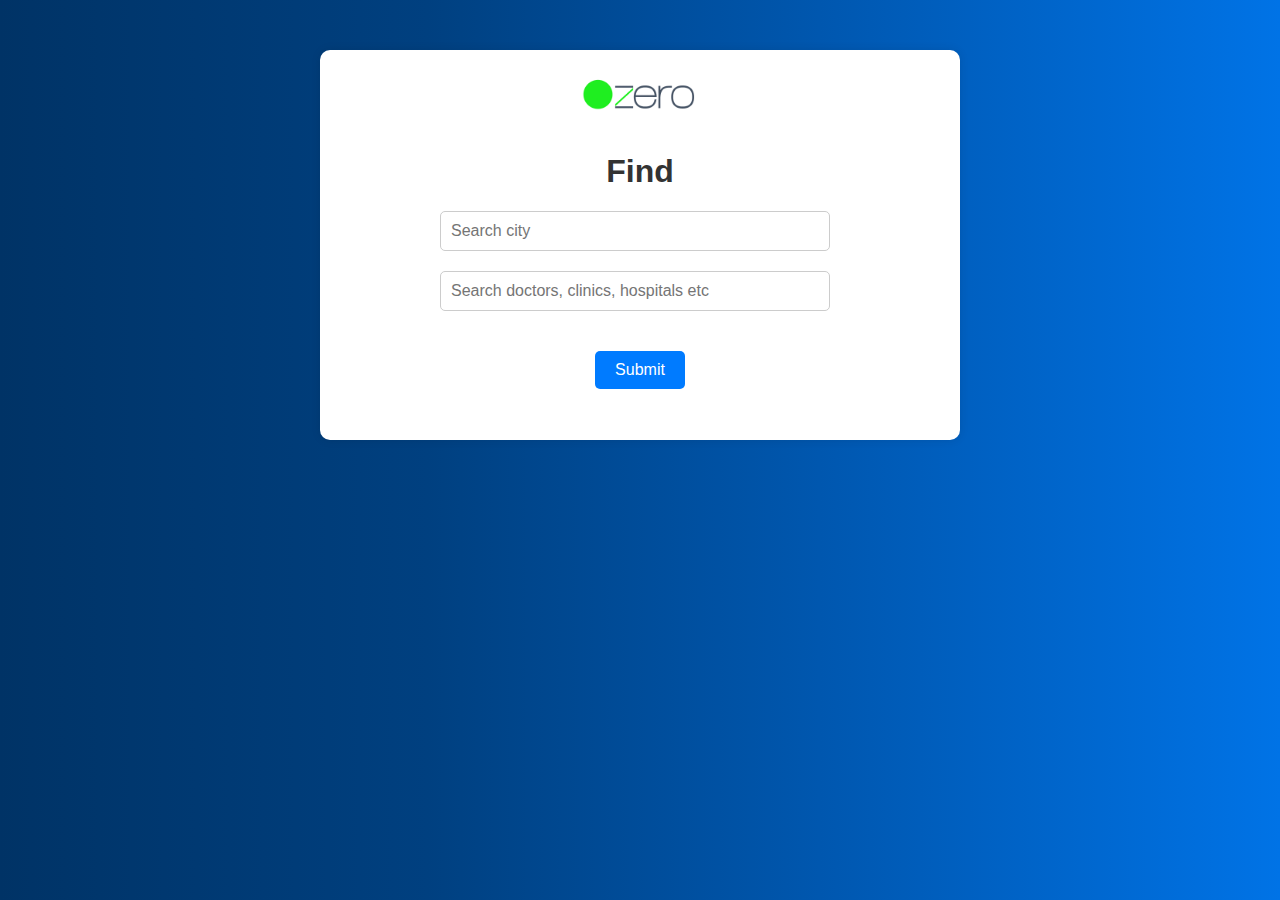
<file: booking/booking.html>
<!DOCTYPE html>
<html lang="en">
<head>
<meta charset="UTF-8">
<meta name="viewport" content="width=device-width, initial-scale=1.0">
<title>Find a Doctor</title>
<!-- <link rel="stylesheet" type="text/css" href="booking.css"> -->
<link rel="stylesheet" href="https://cdnjs.cloudflare.com/ajax/libs/font-awesome/6.5.1/css/all.min.css" integrity="sha512-DTOQO9RWCH3ppGqcWaEA1BIZOC6xxalwEsw9c2QQeAIftl+Vegovlnee1c9QX4TctnWMn13TZye+giMm8e2LwA==" crossorigin="anonymous" referrerpolicy="no-referrer" />
<link rel="stylesheet" href="booking.css">
</head>
<body>
<div class="container">
   <a href="/home/index.html"> <img src="/assets/logo.png" alt="Logo" class="logo"></a>
  <h1>Find <i class="fa-solid fa-magnifying-glass"></i></h1>
  <div class="form-group">
    
    <input type="text" id="citySearch" name="citySearch" placeholder="Search city">
    <ul id="citySearchResults" class="search-results"></ul>
  </div>
  <div class="form-group">
  
    <input type="text" id="doctorSearch" name="doctorSearch" placeholder="Search doctors, clinics, hospitals etc">
    <ul id="doctorSearchResults" class="search-results"></ul>
  </div>
  <button type="submit" id="submitBtn">Submit</button>
</div>
<script src="booking.js"></script>

</body>
</html>
</file>
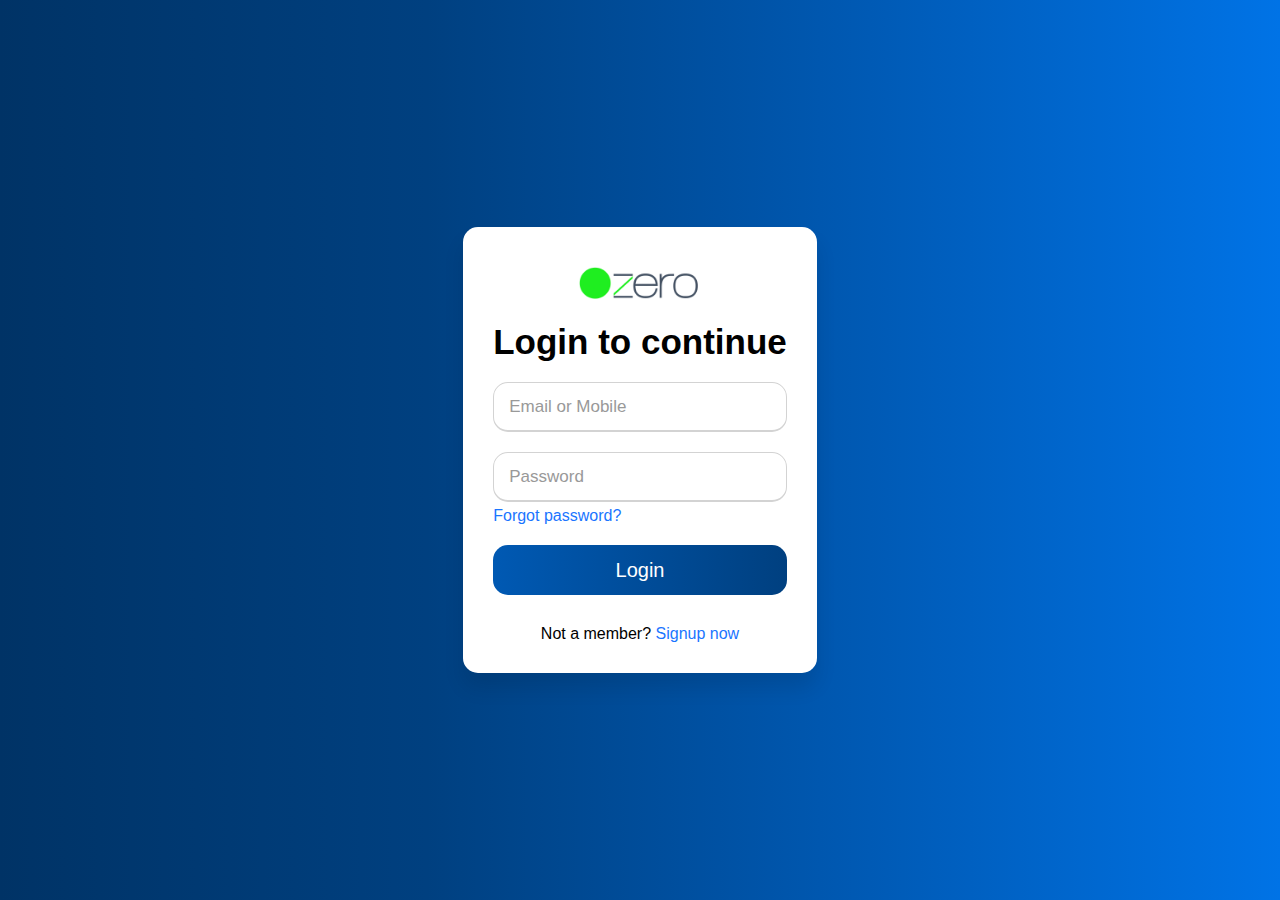
<file: login/login.html>
<!DOCTYPE html>
<html lang="en">
<head>
    <meta charset="UTF-8">
    <meta name="viewport" content="width=device-width, initial-scale=1.0">
    <title>Document</title>
    <link rel="stylesheet" href="auth.css">
</head>
<body>
    <div class="wrapper">
        <div class="company-logo">
         <a href="/home/index.html"> <img src="/assets/logo.png" alt="company-logo" width="160px"></a>
      </div>
          <div class="title-text">
            <div class="title login">Login to continue</div>
          </div>
      
            
       
    <div class="form-inner">
        <form action="/home/index.html" class="login">
          <div class="field">
            <input type="text" placeholder="Email or Mobile" required>
          </div>
          <div class="field">
            <input type="password" placeholder="Password" required>
          </div>
          <div class="pass-link"><a href="#">Forgot password?</a></div>
          <div class="field btn">
            <div class="btn-layer"></div>
            <input type="submit" value="Login">
          </div>
          <div class="signup-link">Not a member? <a href="/login/sign-up.html">Signup now</a></div>
        </form>

        <script src="auth.js"></script>
</body>
</html>
</file>
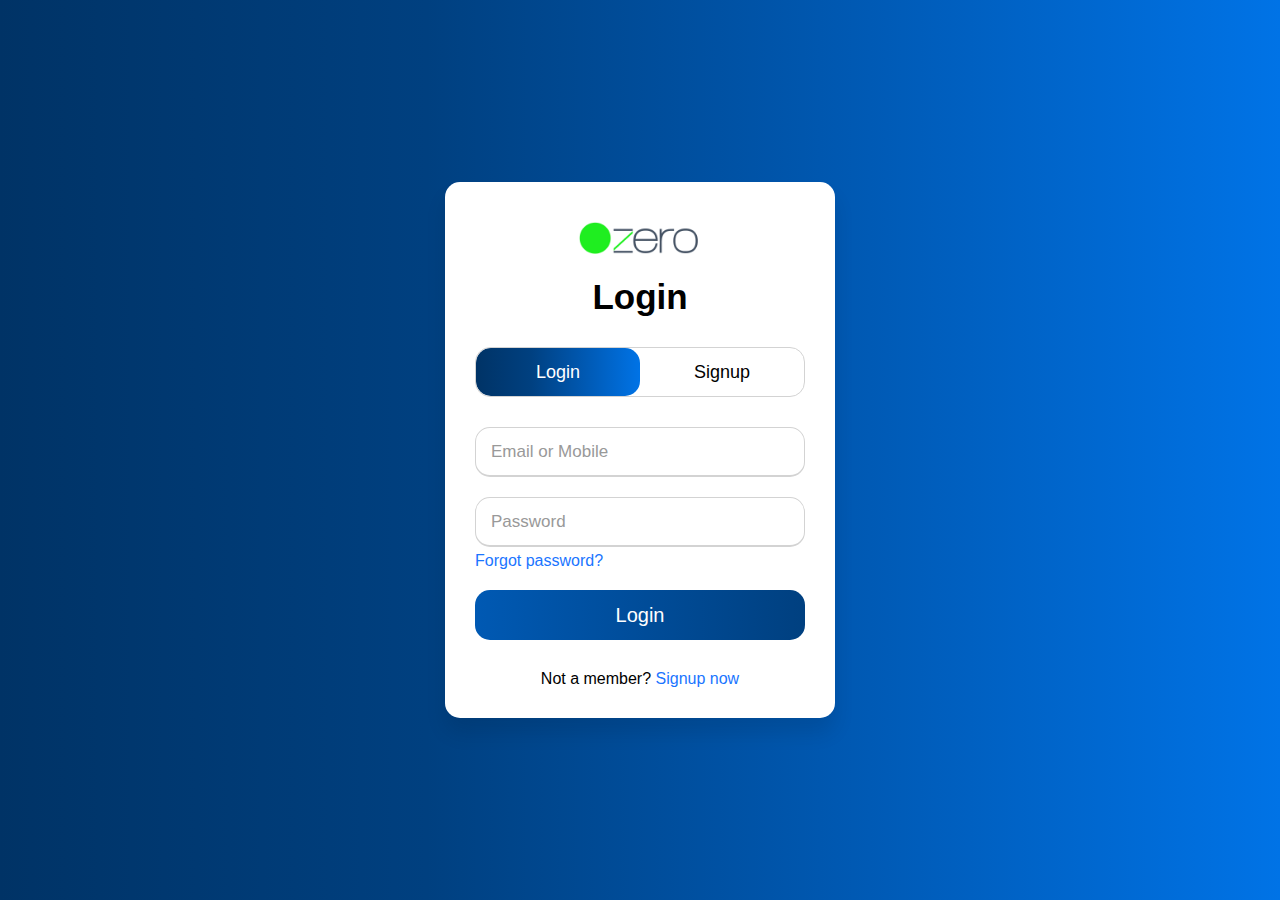
<file: login/sign-login.html>
<!DOCTYPE html>
<html lang="en">
<head>
    <meta charset="UTF-8">
    <meta name="viewport" content="width=device-width, initial-scale=1.0">
    <link rel="stylesheet" href="auth.css">
    <title>Document</title>
</head>
<body>
 
    <div class="wrapper">
      <div class="company-logo">
       <a href="/home/index.html"> <img src="/assets/logo.png" alt="company-logo" width="160px"></a>
    </div>
        <div class="title-text">
          <div class="title login">Login</div>
          <div class="title signup">Signup</div>
        </div>
        <div class="form-container">
          <div class="slide-controls">
            <input type="radio" name="slide" id="login" checked>
            <input type="radio" name="slide" id="signup">
            <label for="login" class="slide login">Login</label>
            <label for="signup" class="slide signup">Signup</label>
            <div class="slider-tab"></div>
          </div>
          
          
          <div class="form-inner">
            <form action="/home/index.html" class="login">
              <div class="field">
                <input type="text" placeholder="Email or Mobile" required>
              </div>
              <div class="field">
                <input type="password" placeholder="Password" required>
              </div>
              <div class="pass-link"><a href="#">Forgot password?</a></div>
              <div class="field btn">
                <div class="btn-layer"></div>
                <input type="submit" value="Login">
              </div>
              <div class="signup-link">Not a member? <a href="">Signup now</a></div>
            </form>
            <form action="/home/index.html" class="signup">
              <div class="field">

                
                <input type="text" placeholder="Email or Mobile" required>
              </div>
              <div class="field">
                <input type="password" placeholder="Password" required>
              </div>
              <div class="field">
                <input type="password" placeholder="Confirm password" required>
              </div>
              <div class="field btn">
                <div class="btn-layer"></div>
                <input type="submit" value="Signin">
              </div>
            </form>
          </div>
        </div>
      </div>
      
      <script src="auth.js"></script>
  
</body>
</html>
</file>
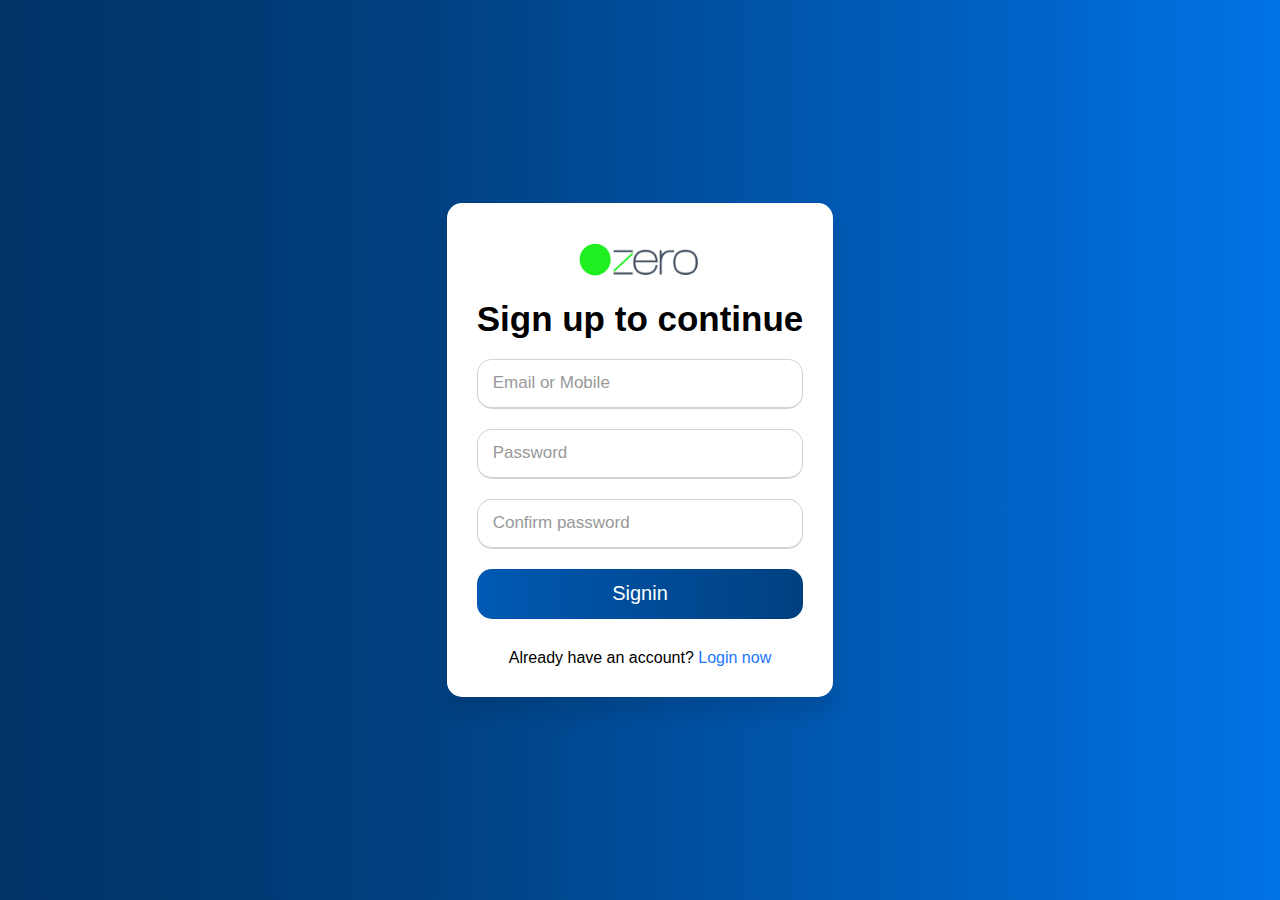
<file: login/sign-up.html>
<!DOCTYPE html>
<html lang="en">
<head>
    <meta charset="UTF-8">
    <meta name="viewport" content="width=device-width, initial-scale=1.0">
    <link rel="stylesheet" href="auth.css">
    <title>Document</title>
</head>
<body>
    <div class="wrapper">
        <div class="company-logo">
        <a href="/home/index.html">  <img src="/assets/logo.png" alt="company-logo" width="160px"></a>
      </div>
          <div class="title-text">
            <div class="title login">Sign up to continue</div>
          </div>
      
            
       
    <div class="form-inner">
        <form action="/home/index.html" class="signup">
            <div class="field">

              
              <input type="text" placeholder="Email or Mobile" required>
            </div>
            <div class="field">
              <input type="password" placeholder="Password" required>
            </div>
            <div class="field">
              <input type="password" placeholder="Confirm password" required>
            </div>
            <div class="field btn">
              <div class="btn-layer"></div>
              <input type="submit" value="Signin">
            </div>
            <div class="signup-link"> Already have an account? <a href="/login/login.html">Login now</a></div>
          </form>
          </div>
 <script src="auth.js"></script>
</body>
</html>
</file>
<file: booking/booking.css>
body {
    margin: 0;
    padding: 0;
    font-family: Arial, sans-serif;
    background: -webkit-linear-gradient(left, #003366,#004080,#0059b3
    , #0073e6);
  }
  
  .container {
    width: 600px; 
    height: 350px; 
    margin: 50px auto;
    background-color: #fff;
    padding: 20px;
    border-radius: 10px;
    box-shadow: 0 0 10px rgba(0, 0, 0, 0.1);
    display: flex;
    flex-direction: column;
    align-items: center;
  }
  
  
  h1 {
    text-align: center;
    color: #333;
  }

  .logo {
    width: 150px; 
    height: auto; 
  }
  
  .form-group {
    margin-bottom: 20px;
    width: 400px;
    /* display: flex; */
    flex-direction: row;
    align-items: center;
    position: relative;
    gap: 100px;
  }
  
  label {
    display: block;
    font-weight: bold;
  }
  
  input[type="text"] {
    width: calc(100% - 10px); 
    padding: 10px;
    font-size: 16px;
    border-radius: 5px;
    border: 1px solid #ccc;
    box-sizing: border-box;
  }
  
  .search-results {
    position: absolute;
    background-color: #fff;
    box-shadow: 0 4px 8px rgba(0, 0, 0, 0.1);
    border-radius: 5px;
    z-index: 1;
    max-width: 200px; 
    max-height: 150px; 
    overflow-y: auto; 
    margin-top: 1px; 
    display: none; 
    left: 100px; 
  }
  
  .search-results li {
    padding: 10px;
    cursor: pointer;
  }
  
  .search-results li:hover {
    background-color: #f0f0f0;
  }
  
  button[type="submit"] {
    background-color: #007bff; 
    color: #fff;
    padding: 10px 20px;
    border: none;
    border-radius: 5px;
    font-size: 16px;
    cursor: pointer;
    transition: background-color 0.3s ease;
    margin-top: 20px;
  }
  
  button[type="submit"]:hover {
    background-color: #0056b3; 
  }
</file>
<file: login/auth.css>
*{
  margin: 0;
  padding: 0;
  box-sizing: border-box;
  font-family: 'Poppins', sans-serif;
}
html,body{
  display: grid;
  height: 100%;
  width: 100%;
  place-items: center;
  background: -webkit-linear-gradient(left, #003366,#004080,#0059b3
, #0073e6);
}

::selection{
  background: #1a75ff;
  color: #fff;
}
.wrapper{
 
  overflow: hidden;
  max-width: 390px;
  background: #fff;
  padding: 30px;
  border-radius: 15px;
  box-shadow: 0px 15px 20px rgba(0,0,0,0.1);
}
.wrapper .title-text{
  display: flex;
  width: 200%;
}
.wrapper .title{
  width: 50%;
  font-size: 35px;
  font-weight: 600;
  text-align: center;
  transition: all 0.6s cubic-bezier(0.68,-0.55,0.265,1.55);
}
.wrapper .slide-controls{
  position: relative;
  display: flex;
  height: 50px;
  width: 100%;
  overflow: hidden;
  margin: 30px 0 10px 0;
  justify-content: space-between;
  border: 1px solid lightgrey;
  border-radius: 15px;
}
.slide-controls .slide{
  height: 100%;
  width: 100%;
  color: #fff;
  font-size: 18px;
  font-weight: 500;
  text-align: center;
  line-height: 48px;
  cursor: pointer;
  z-index: 1;
  transition: all 0.6s ease;
}
.slide-controls label.signup{
  color: #000;
}
.slide-controls .slider-tab{
  position: absolute;
  height: 100%;
  width: 50%;
  left: 0;
  z-index: 0;
  border-radius: 15px;
  background: -webkit-linear-gradient(left,#003366,#004080,#0059b3
, #0073e6);
  transition: all 0.6s cubic-bezier(0.68,-0.55,0.265,1.55);
}
input[type="radio"]{
  display: none;
}
#signup:checked ~ .slider-tab{
  left: 50%;
}
#signup:checked ~ label.signup{
  color: #fff;
  cursor: default;
  user-select: none;
}
#signup:checked ~ label.login{
  color: #000;
}
#login:checked ~ label.signup{
  color: #000;
}
#login:checked ~ label.login{
  cursor: default;
  user-select: none;
}
.wrapper .form-container{
  width: 100%;
  overflow: hidden;
}
.form-container .form-inner{
  display: flex;
  width: 200%;
}
.form-container .form-inner form{
  width: 50%;
  transition: all 0.6s cubic-bezier(0.68,-0.55,0.265,1.55);
}
.form-inner form .field{
  height: 50px;
  width: 100%;
  margin-top: 20px;
}
.form-inner form .field input{
  height: 100%;
  width: 100%;
  outline: none;
  padding-left: 15px;
  border-radius: 15px;
  border: 1px solid lightgrey;
  border-bottom-width: 2px;
  font-size: 17px;
  transition: all 0.3s ease;
}
.form-inner form .field input:focus{
  border-color: #1a75ff;
  /* box-shadow: inset 0 0 3px #fb6aae; */
}
.form-inner form .field input::placeholder{
  color: #999;
  transition: all 0.3s ease;
}
form .field input:focus::placeholder{
  color: #1a75ff;
}
.form-inner form .pass-link{
  margin-top: 5px;
}
.form-inner form .signup-link{
  text-align: center;
  margin-top: 30px;
}
.form-inner form .pass-link a,
.form-inner form .signup-link a{
  color: #1a75ff;
  text-decoration: none;
}
.form-inner form .pass-link a:hover,
.form-inner form .signup-link a:hover{
  text-decoration: underline;
}
form .btn{
  height: 50px;
  width: 100%;
  border-radius: 15px;
  position: relative;
  overflow: hidden;
}
form .btn .btn-layer{
  height: 100%;
  width: 300%;
  position: absolute;
  left: -100%;
  background: -webkit-linear-gradient(right,#003366,#004080,#0059b3
, #0073e6);
  border-radius: 15px;
  transition: all 0.4s ease;;
}
form .btn:hover .btn-layer{
  left: 0;
}
form .btn input[type="submit"]{
  height: 100%;
  width: 100%;
  z-index: 1;
  position: relative;
  background: none;
  border: none;
  color: #fff;
  padding-left: 0;
  border-radius: 15px;
  font-size: 20px;
  font-weight: 500;
  cursor: pointer;
}


.company-logo{
  display: flex;
  justify-content: center;

}
</file>
